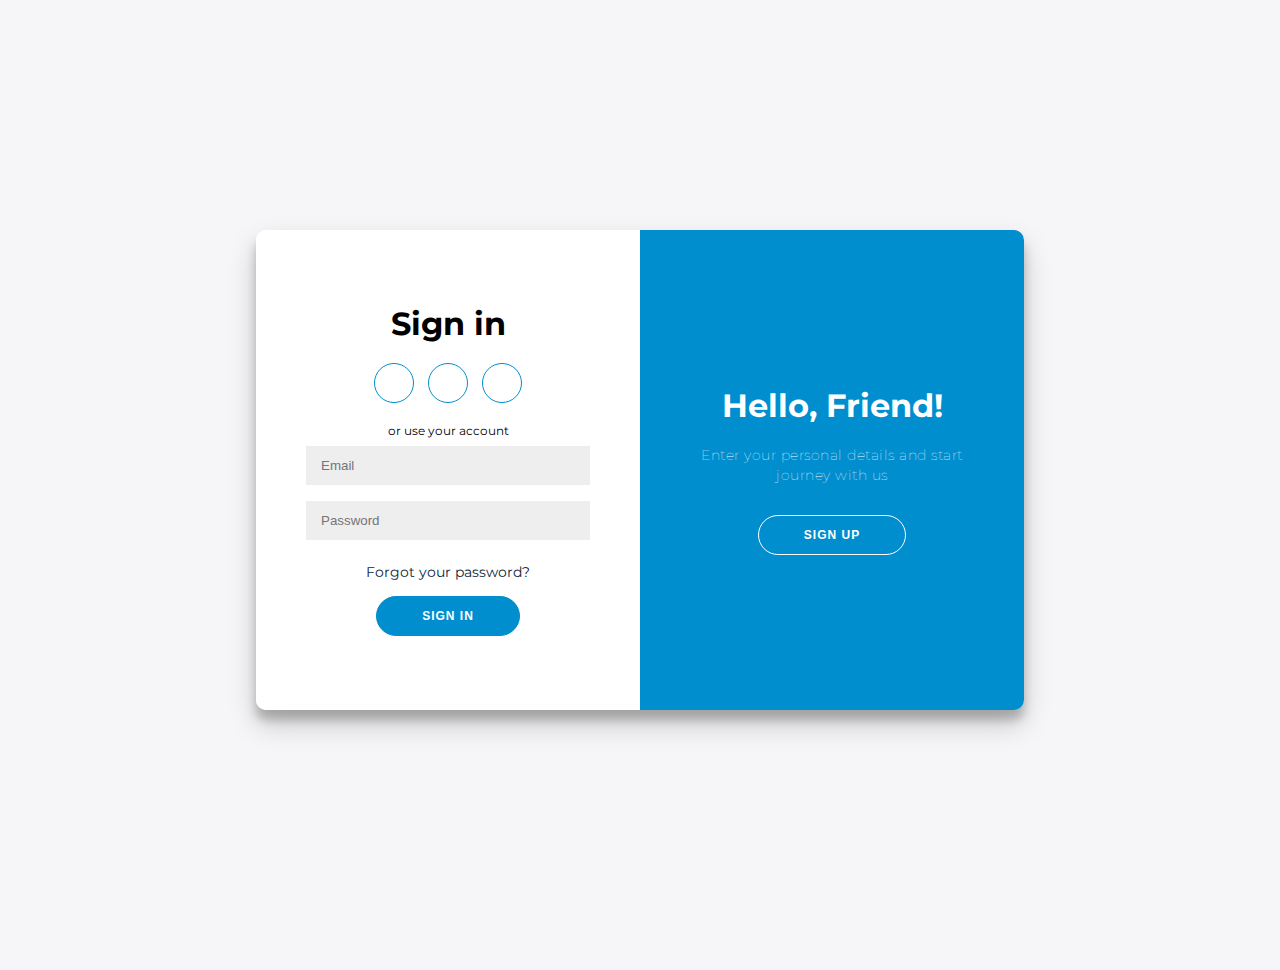
<file: index.html>
<!DOCTYPE html>
<html lang="en">

<head>
    <meta charset="UTF-8">
    <meta http-equiv="X-UA-Compatible" content="IE=edge">
    <meta name="viewport" content="width=device-width, initial-scale=1.0">
    <title>Login Radius - Signin/Signup</title>
    <link rel="stylesheet" href="https://use.fontawesome.com/releases/v5.8.1/css/all.css"
        integrity="sha384-50oBUHEmvpQ+1lW4y57PTFmhCaXp0ML5d60M1M7uH2+nqUivzIebhndOJK28anvf" crossorigin="anonymous">
    <link rel="stylesheet" href="assets/CSS/style.css">
</head>

<body>
    <div class="container" id="container">
        <div class="form-container sign-up-container">
            <form action="#">
                <h1>Create Account</h1>
                <div class="social-container">
                    <a href="#" class="social"><i class="fab fa-facebook-f"></i></a>
                    <a href="#" class="social"><i class="fab fa-google-plus-g"></i></a>
                    <a href="#" class="social"><i class="fab fa-linkedin-in"></i></a>
                </div>
                <span>or use your email for registration</span>
                <input type="text" placeholder="Name" />
                <input type="email" placeholder="Email" />
                <input type="password" placeholder="Password" />
                <button>Sign Up</button>
            </form>
        </div>
        <div class="form-container sign-in-container">
            <form action="#">
                <h1>Sign in</h1>
                <div class="social-container">
                    <a href="#" class="social"><i class="fab fa-facebook-f"></i></a>
                    <a href="#" class="social"><i class="fab fa-google-plus-g"></i></a>
                    <a href="#" class="social"><i class="fab fa-linkedin-in"></i></a>
                </div>
                <span>or use your account</span>
                <input type="email" placeholder="Email" />
                <input type="password" placeholder="Password" />
                <a href="#">Forgot your password?</a>
                <button>Sign In</button>
            </form>
        </div>
        <div class="overlay-container">
            <div class="overlay">
                <div class="overlay-panel overlay-left">
                    <h1>Welcome Back!</h1>
                    <p>To keep connected with us please login with your personal info</p>
                    <button class="ghost" id="signIn">Sign In</button>
                </div>
                <div class="overlay-panel overlay-right">
                    <h1>Hello, Friend!</h1>
                    <p>Enter your personal details and start journey with us</p>
                    <button class="ghost" id="signUp">Sign Up</button>
                </div>
            </div>
        </div>
    </div>
    <script src="assets/js/main.js"></script>
</body>

</html>
</file>
<file: assets/CSS/style.css>
@import url('https://fonts.googleapis.com/css?family=Montserrat:400,800');

* {
    box-sizing: border-box;
}

body {
    font-family: 'Montserrat', sans-serif;
    background: #f6f5f7;
    display: flex;
    flex-direction: column;
    justify-content: center;
    align-items: center;
    height: 100vh;
    margin: -20px 0 50px;
		margin-top: 20px;
}

h1 {
    font-weight: bold;
    margin: 0;
}

p {
    font-size: 14px;
    font-weight: 100;
    line-height: 20px;
    letter-spacing: .5px;
    margin: 20px 0 30px;
}

span {
    font-size: 12px;
}

a {
    color: #0e263d;
    font-size: 14px;
    text-decoration: none;
    margin: 15px 0;
}

.container {
    background: #fff;
    border-radius: 10px;
    box-shadow: 0 14px 28px rgba(0, 0, 0, .2), 0 10px 10px rgba(0, 0, 0, .2);
    position: relative;
    overflow: hidden;
    width: 768px;
    max-width: 100%;
    min-height: 480px;
}

.form-container form {
    background: #fff;
    display: flex;
    flex-direction: column;
    padding:  0 50px;
    height: 100%;
    justify-content: center;
    align-items: center;
    text-align: center;
}

.social-container {
    margin: 20px 0;
}

.social-container a {
    border: 1px solid #008ecf;
    border-radius: 50%;
    display: inline-flex;
    justify-content: center;
    align-items: center;
    margin: 0 5px;
    height: 40px;
    width: 40px;
}

.form-container input {
    background: #eee;
    border: none;
    padding: 12px 15px;
    margin: 8px 0;
    width: 100%;
}

button {
    border-radius: 20px;
    border: 1px solid #008ecf;
    background: #008ecf;
    color: #fff;
    font-size: 12px;
    font-weight: bold;
    padding: 12px 45px;
    letter-spacing: 1px;
    text-transform: uppercase;
    transition: transform 80ms ease-in;
}

button:active {
    transform: scale(.95);
}

button:focus {
    outline: none;
}

button.ghost {
    background: transparent;
    border-color: #fff;
}

.form-container {
    position: absolute;
    top: 0;
    height: 100%;
    transition: all .6s ease-in-out;
}

.sign-in-container {
    left: 0;
    width: 50%;
    z-index: 2;
}

.sign-up-container {
    left: 0;
    width: 50%;
    z-index: 1;
    opacity: 0;
}

.overlay-container {
    position: absolute;
    top: 0;
    left: 50%;
    width: 50%;
    height: 100%;
    overflow: hidden;
    transition: transform .6s ease-in-out;
    z-index: 100;
}

.overlay {
    background: #ff416c;
    background: linear-gradient(to right, #008ecf, #008ecf) no-repeat 0 0 / cover;
    color: #fff;
    position: relative;
    left: -100%;
    height: 100%;
    width: 200%;
    transform: translateY(0);
    transition: transform .6s ease-in-out;
}

.overlay-panel {
    position: absolute;
    top: 0;
    display: flex;
    flex-direction: column;
    justify-content: center;
    align-items: center;
    padding: 0 40px;
    height: 100%;
    width: 50%;
    text-align: center;
    transform: translateY(0);
    transition: transform .6s ease-in-out;
}

.overlay-right {
    right: 0;
    transform: translateY(0);
}

.overlay-left {
    transform: translateY(-20%);
}

/* Move signin to right */
.container.right-panel-active .sign-in-container {
    transform: translateY(100%);
}

/* Move overlay to left */
.container.right-panel-active .overlay-container {
    transform: translateX(-100%);
}

/* Bring signup over signin */
.container.right-panel-active .sign-up-container {
    transform: translateX(100%);
    opacity: 1;
    z-index: 5;
}

/* Move overlay back to right */
.container.right-panel-active .overlay {
    transform: translateX(50%);
}

/* Bring back the text to center */
.container.right-panel-active .overlay-left {
    transform: translateY(0);
}

/* Same effect for right */
.container.right-panel-active .overlay-right {
    transform: translateY(20%);
}
</file>
